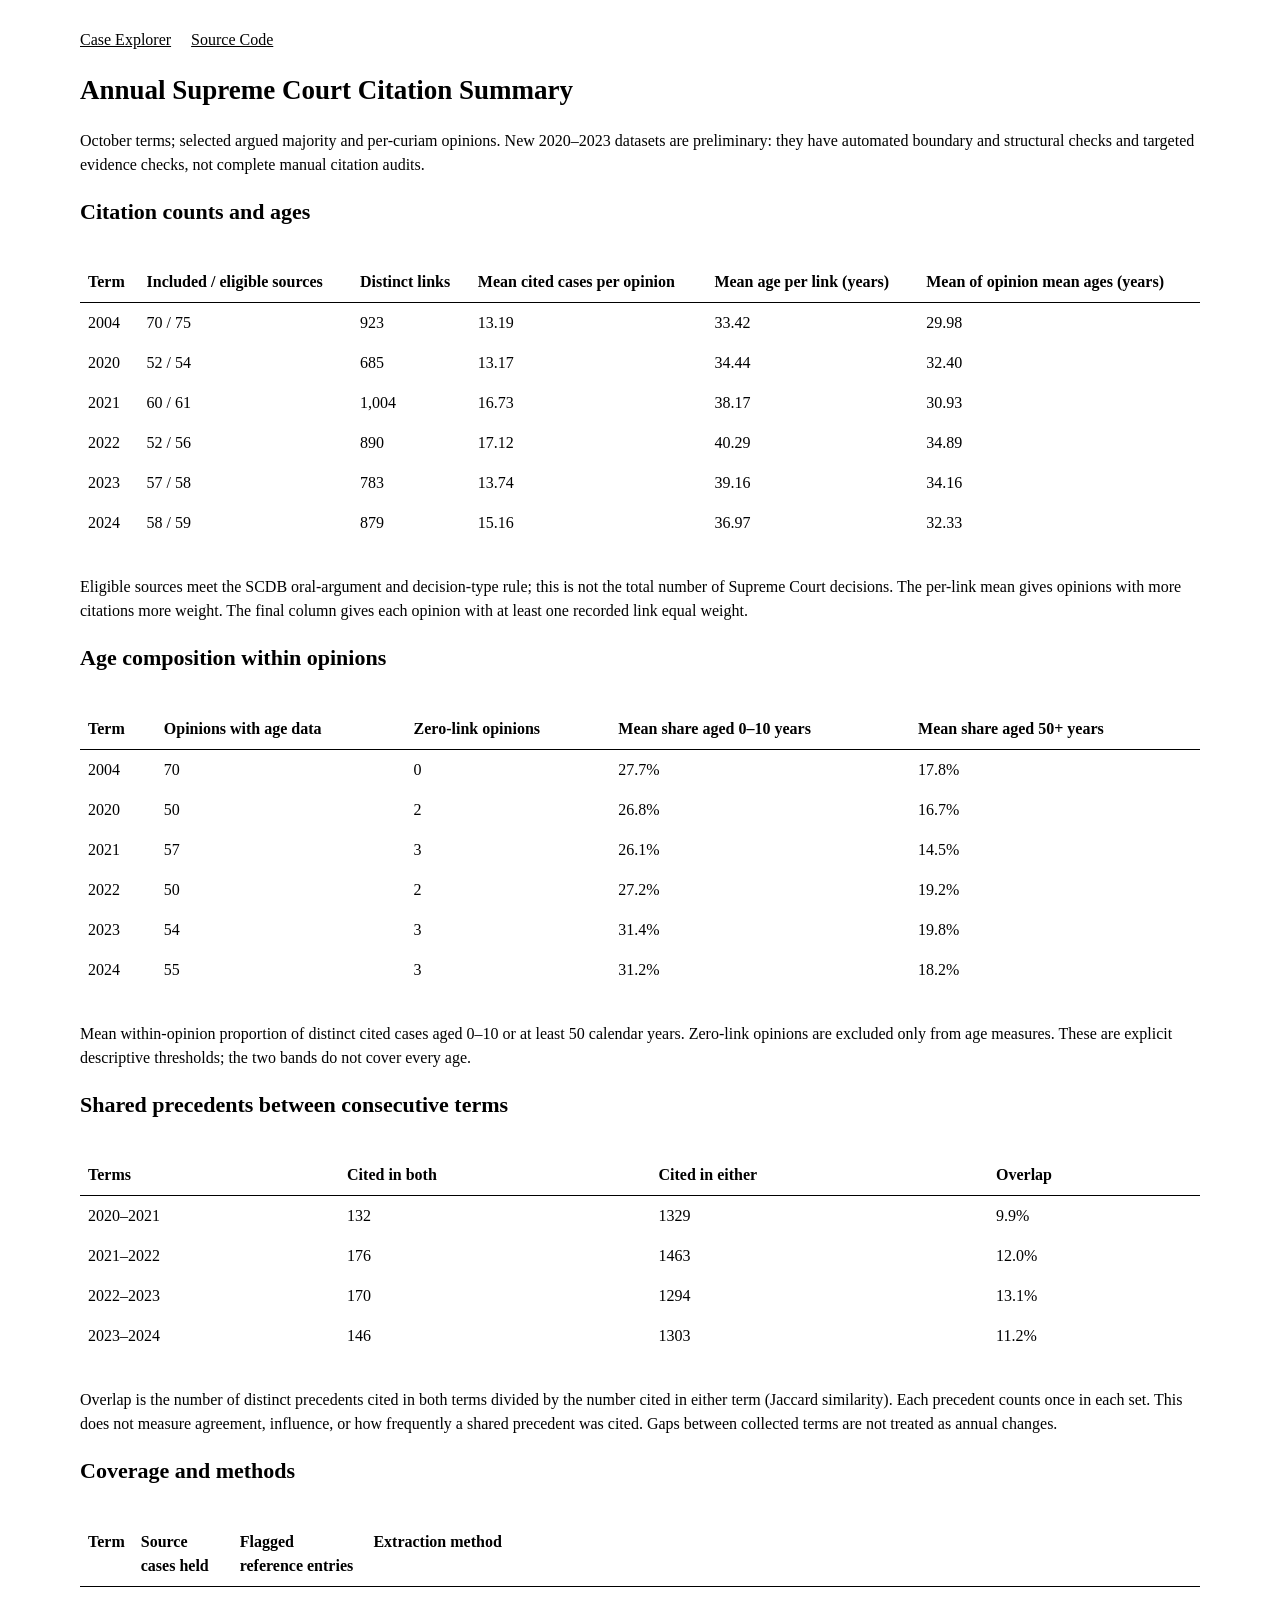
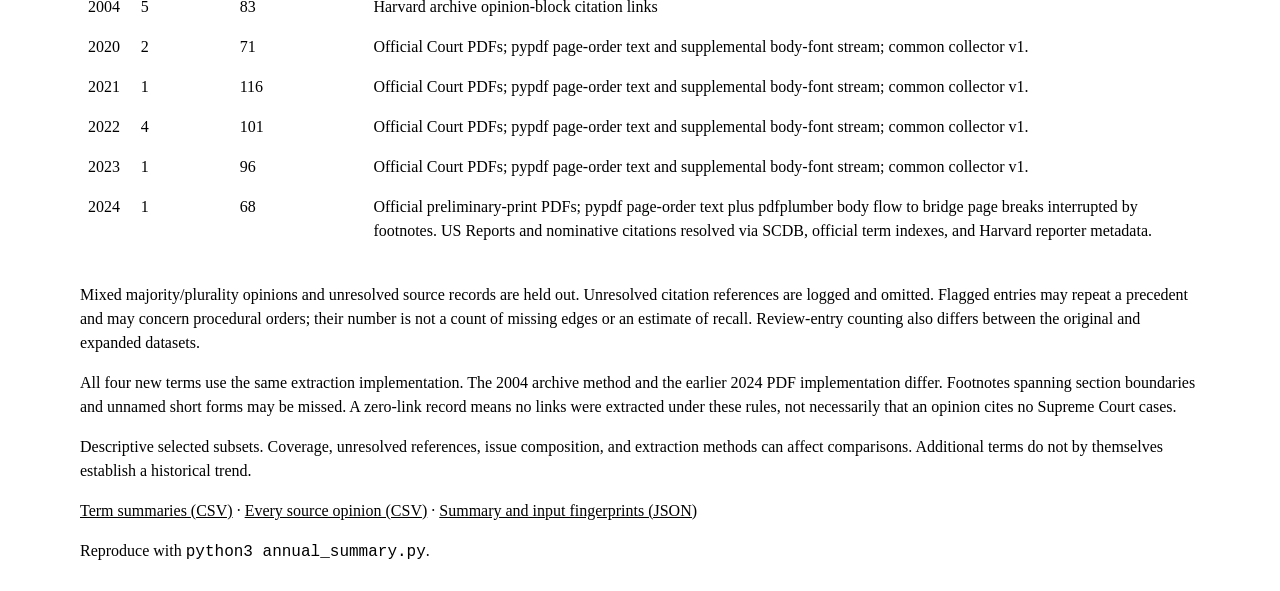
<file: reports/annual_summary.html>
<!doctype html>
<html lang="en"><head><meta charset="utf-8"><meta name="viewport" content="width=device-width,initial-scale=1">
<title>Annual Supreme Court Citation Summary</title>
<style>body{font:16px/1.5 "Times New Roman",Times,serif;color:#000;background:#fff;max-width:1120px;margin:28px auto;padding:0 18px}h1{font-size:27px}h2{font-size:22px}a{color:#000;text-decoration:underline}table{border-collapse:collapse;width:100%;margin:16px 0}th,td{text-align:left;padding:8px;vertical-align:top}thead th{border-bottom:1px solid #000}tbody th{font-weight:normal}.table{overflow:auto}nav a{margin-right:20px}</style></head>
<body><nav><a href="index.html">Case Explorer</a><a href="https://github.com/AceAndersonPersonal/scotus-citation-analysis">Source Code</a></nav>
<h1>Annual Supreme Court Citation Summary</h1>
<p>October terms; selected argued majority and per-curiam opinions. New 2020–2023 datasets are preliminary: they have automated boundary and structural checks and targeted evidence checks, not complete manual citation audits.</p>
<h2>Citation counts and ages</h2>
<div class="table"><table><thead><tr><th>Term</th><th>Included / eligible sources</th><th>Distinct links</th><th>Mean cited cases per opinion</th><th>Mean age per link (years)</th><th>Mean of opinion mean ages (years)</th></tr></thead><tbody><tr><th>2004</th><td>70 / 75</td><td>923</td><td>13.19</td><td>33.42</td><td>29.98</td></tr><tr><th>2020</th><td>52 / 54</td><td>685</td><td>13.17</td><td>34.44</td><td>32.40</td></tr><tr><th>2021</th><td>60 / 61</td><td>1,004</td><td>16.73</td><td>38.17</td><td>30.93</td></tr><tr><th>2022</th><td>52 / 56</td><td>890</td><td>17.12</td><td>40.29</td><td>34.89</td></tr><tr><th>2023</th><td>57 / 58</td><td>783</td><td>13.74</td><td>39.16</td><td>34.16</td></tr><tr><th>2024</th><td>58 / 59</td><td>879</td><td>15.16</td><td>36.97</td><td>32.33</td></tr></tbody></table></div>
<p>Eligible sources meet the SCDB oral-argument and decision-type rule; this is not the total number of Supreme Court decisions. The per-link mean gives opinions with more citations more weight. The final column gives each opinion with at least one recorded link equal weight.</p>
<h2>Age composition within opinions</h2>
<div class="table"><table><thead><tr><th>Term</th><th>Opinions with age data</th><th>Zero-link opinions</th><th>Mean share aged 0–10 years</th><th>Mean share aged 50+ years</th></tr></thead><tbody><tr><th>2004</th><td>70</td><td>0</td><td>27.7%</td><td>17.8%</td></tr><tr><th>2020</th><td>50</td><td>2</td><td>26.8%</td><td>16.7%</td></tr><tr><th>2021</th><td>57</td><td>3</td><td>26.1%</td><td>14.5%</td></tr><tr><th>2022</th><td>50</td><td>2</td><td>27.2%</td><td>19.2%</td></tr><tr><th>2023</th><td>54</td><td>3</td><td>31.4%</td><td>19.8%</td></tr><tr><th>2024</th><td>55</td><td>3</td><td>31.2%</td><td>18.2%</td></tr></tbody></table></div>
<p>Mean within-opinion proportion of distinct cited cases aged 0–10 or at least 50 calendar years. Zero-link opinions are excluded only from age measures. These are explicit descriptive thresholds; the two bands do not cover every age.</p>
<h2>Shared precedents between consecutive terms</h2>
<div class="table"><table><thead><tr><th>Terms</th><th>Cited in both</th><th>Cited in either</th><th>Overlap</th></tr></thead><tbody><tr><th>2020–2021</th><td>132</td><td>1329</td><td>9.9%</td></tr><tr><th>2021–2022</th><td>176</td><td>1463</td><td>12.0%</td></tr><tr><th>2022–2023</th><td>170</td><td>1294</td><td>13.1%</td></tr><tr><th>2023–2024</th><td>146</td><td>1303</td><td>11.2%</td></tr></tbody></table></div>
<p>Overlap is the number of distinct precedents cited in both terms divided by the number cited in either term (Jaccard similarity). Each precedent counts once in each set. This does not measure agreement, influence, or how frequently a shared precedent was cited. Gaps between collected terms are not treated as annual changes.</p>
<h2>Coverage and methods</h2>
<div class="table"><table><thead><tr><th>Term</th><th>Source cases held</th><th>Flagged reference entries</th><th>Extraction method</th></tr></thead><tbody><tr><th>2004</th><td>5</td><td>83</td><td>Harvard archive opinion-block citation links</td></tr><tr><th>2020</th><td>2</td><td>71</td><td>Official Court PDFs; pypdf page-order text and supplemental body-font stream; common collector v1.</td></tr><tr><th>2021</th><td>1</td><td>116</td><td>Official Court PDFs; pypdf page-order text and supplemental body-font stream; common collector v1.</td></tr><tr><th>2022</th><td>4</td><td>101</td><td>Official Court PDFs; pypdf page-order text and supplemental body-font stream; common collector v1.</td></tr><tr><th>2023</th><td>1</td><td>96</td><td>Official Court PDFs; pypdf page-order text and supplemental body-font stream; common collector v1.</td></tr><tr><th>2024</th><td>1</td><td>68</td><td>Official preliminary-print PDFs; pypdf page-order text plus pdfplumber body flow to bridge page breaks interrupted by footnotes. US Reports and nominative citations resolved via SCDB, official term indexes, and Harvard reporter metadata.</td></tr></tbody></table></div>
<p>Mixed majority/plurality opinions and unresolved source records are held out. Unresolved citation references are logged and omitted. Flagged entries may repeat a precedent and may concern procedural orders; their number is not a count of missing edges or an estimate of recall. Review-entry counting also differs between the original and expanded datasets.</p>
<p>All four new terms use the same extraction implementation. The 2004 archive method and the earlier 2024 PDF implementation differ. Footnotes spanning section boundaries and unnamed short forms may be missed. A zero-link record means no links were extracted under these rules, not necessarily that an opinion cites no Supreme Court cases.</p>
<p>Descriptive selected subsets. Coverage, unresolved references, issue composition, and extraction methods can affect comparisons. Additional terms do not by themselves establish a historical trend.</p>
<p><a href="annual_summary.csv">Term summaries (CSV)</a> · <a href="annual_opinion_metrics.csv">Every source opinion (CSV)</a> · <a href="annual_summary.json">Summary and input fingerprints (JSON)</a></p>
<p>Reproduce with <code>python3 annual_summary.py</code>.</p></body></html>
</file>
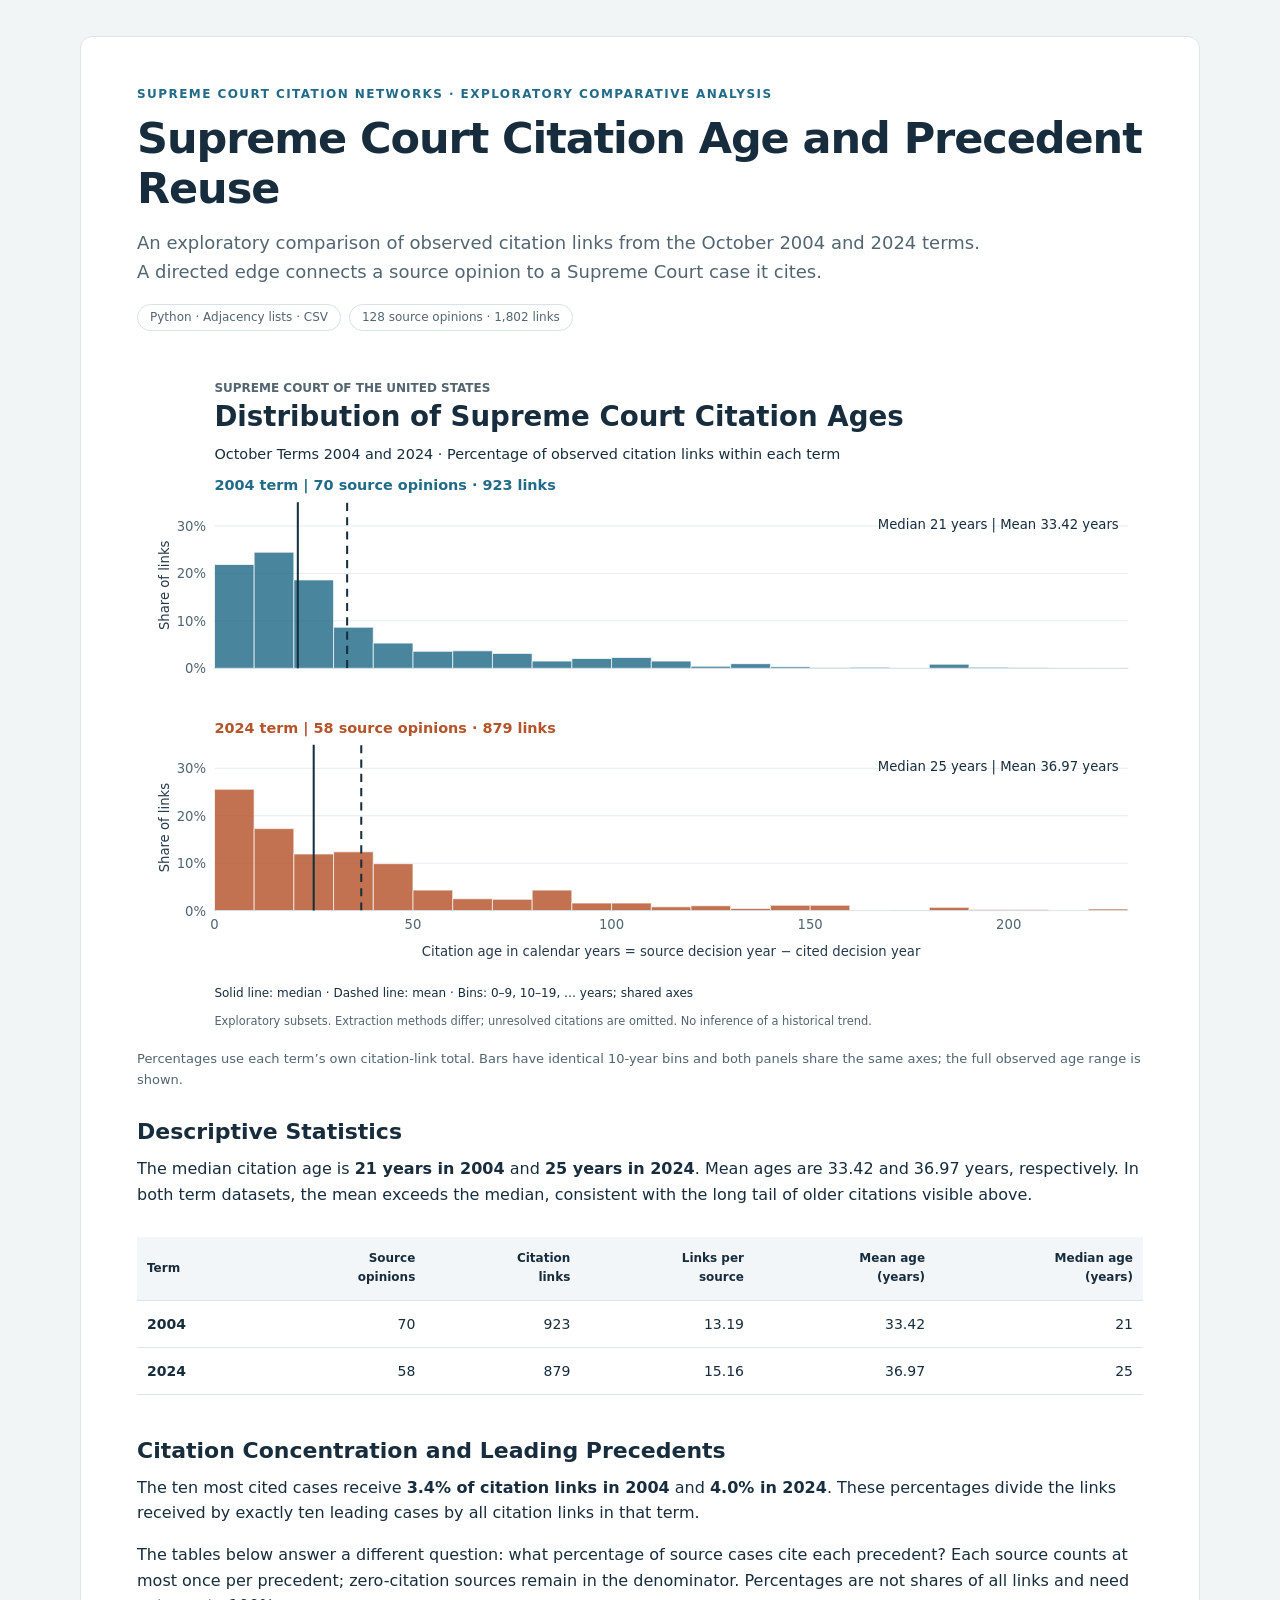
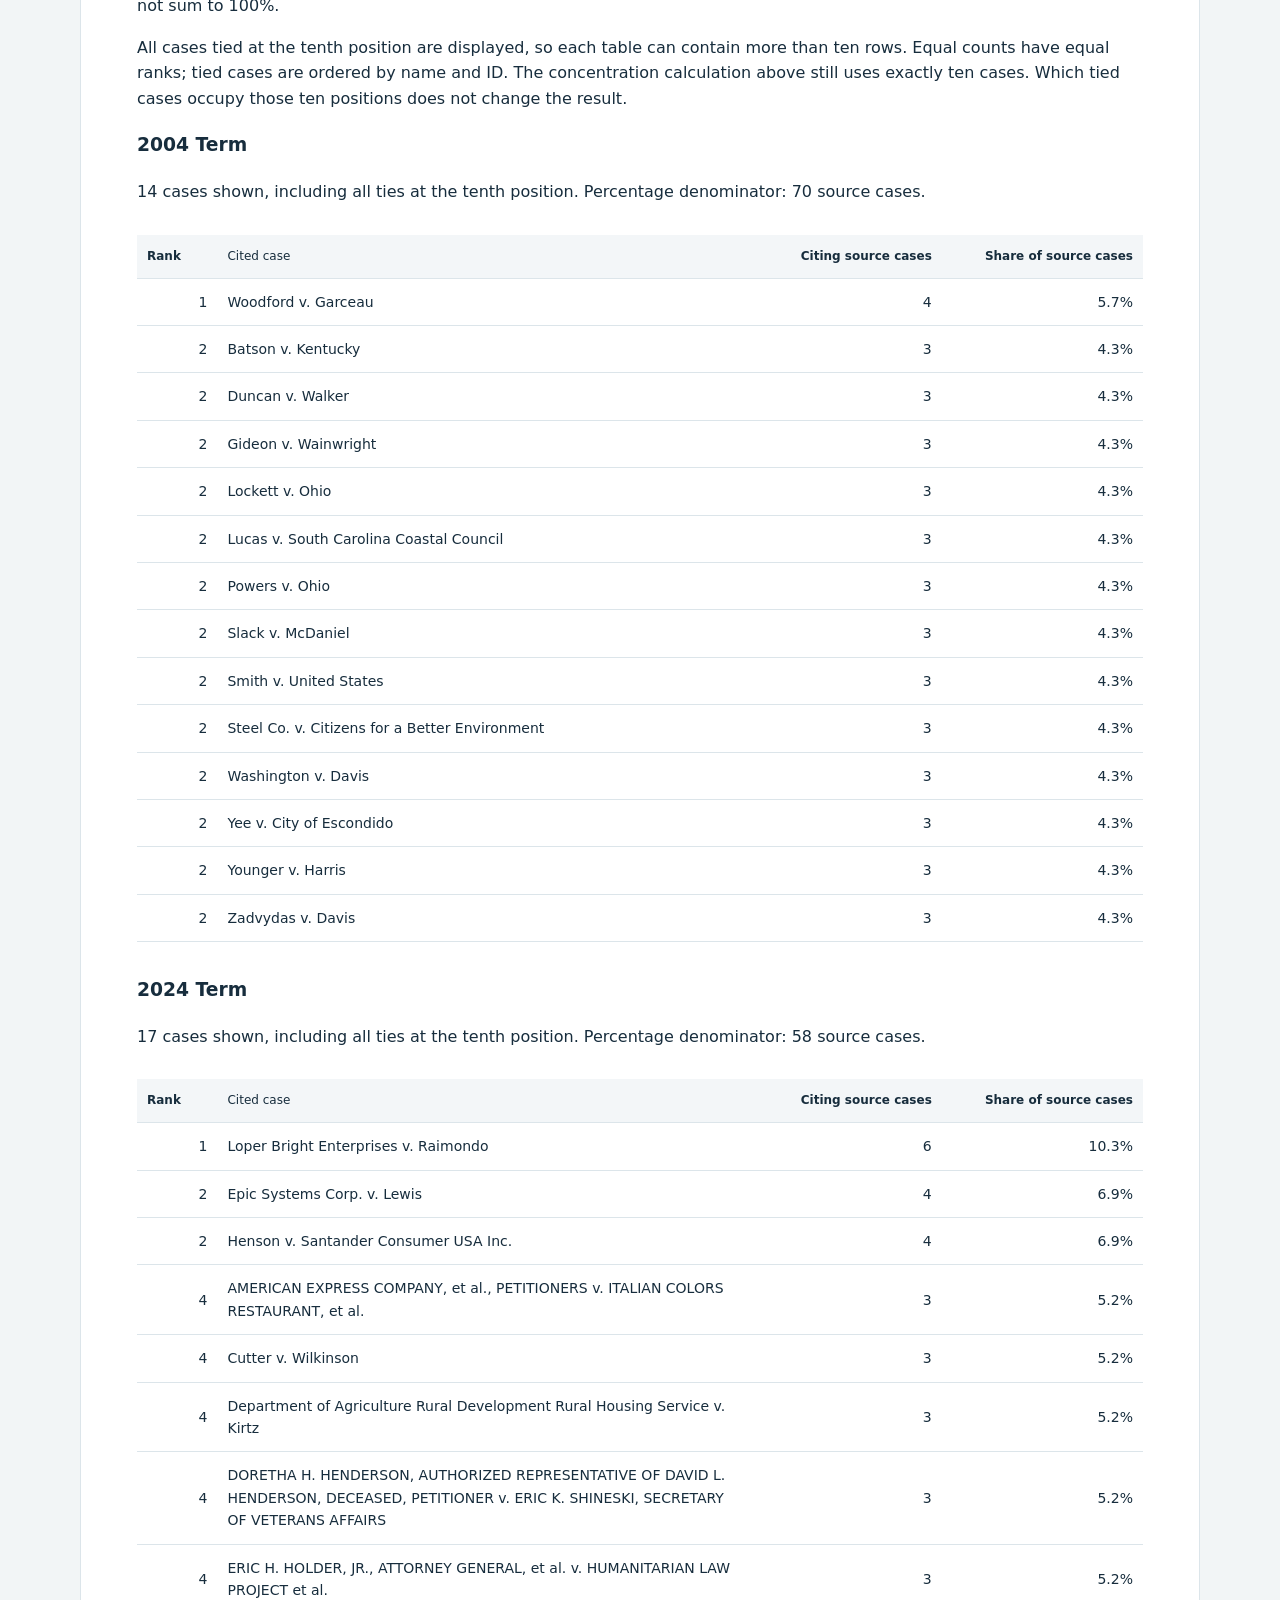
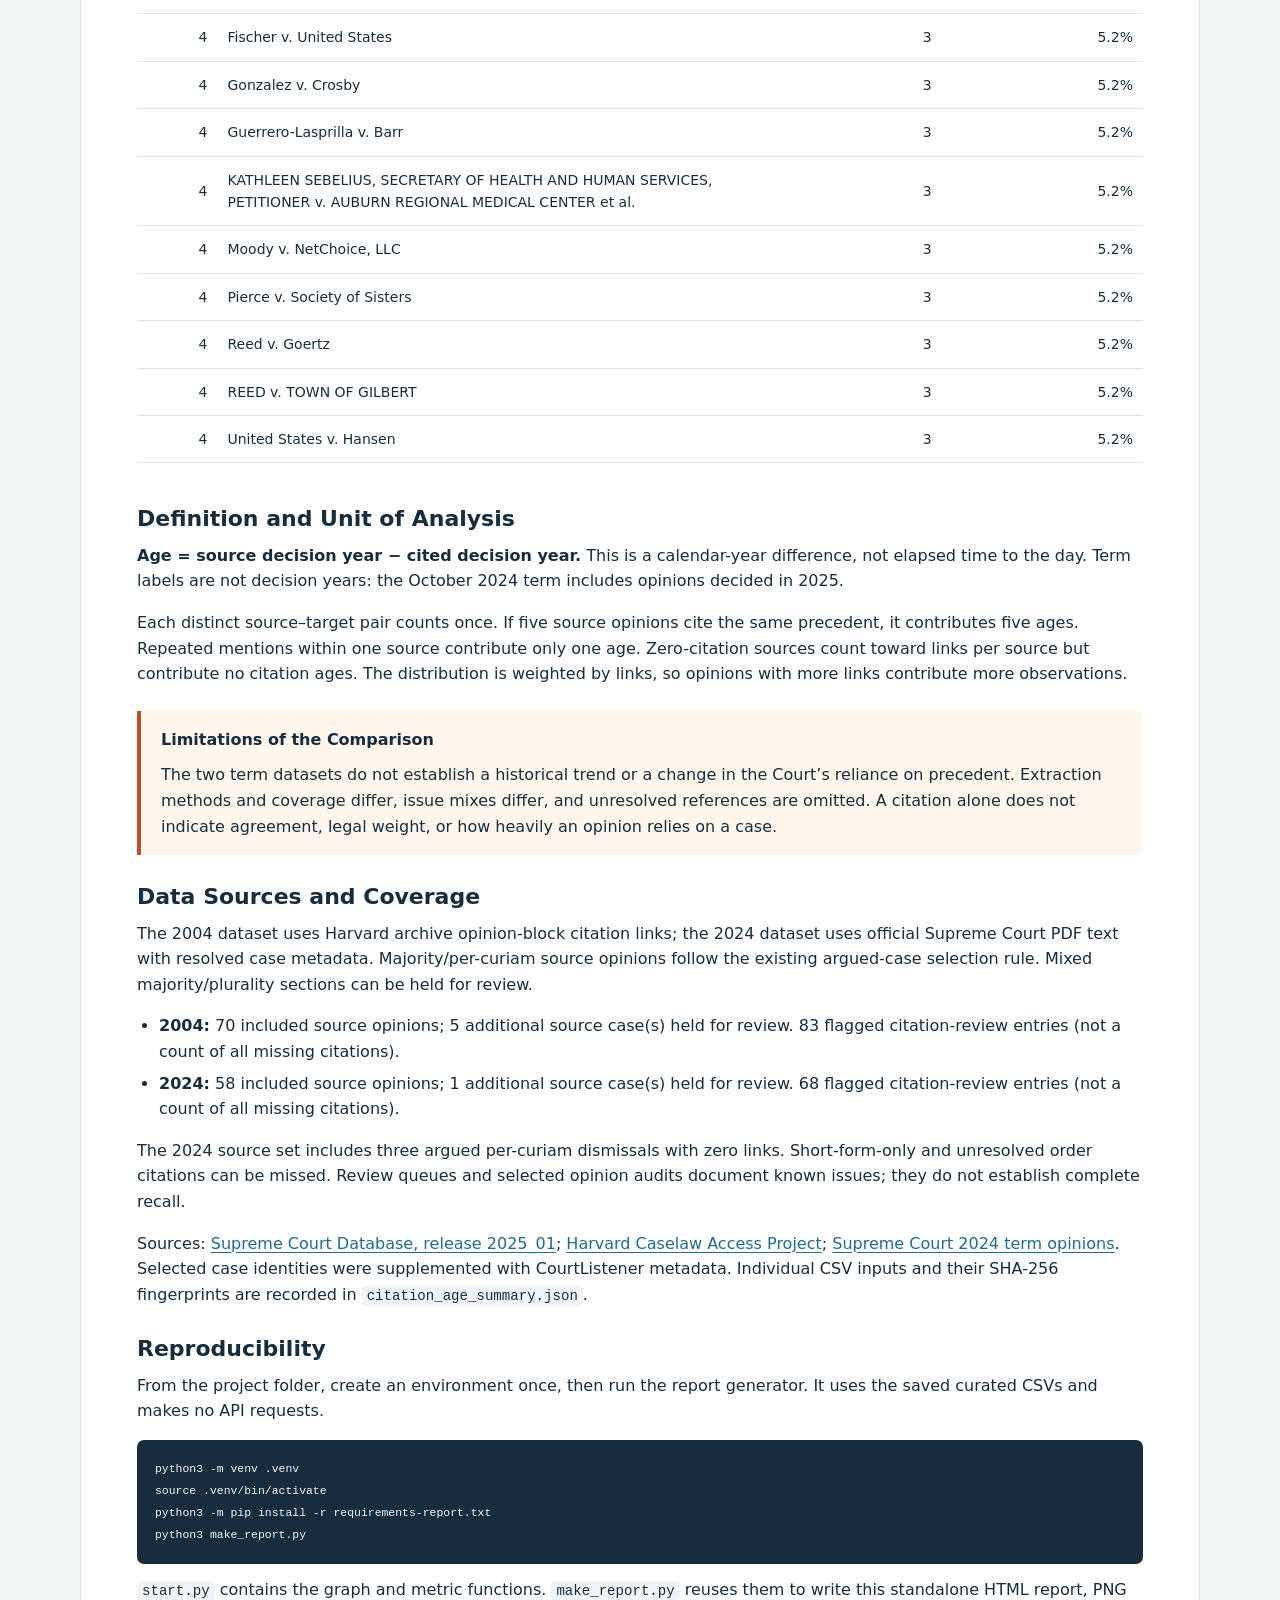
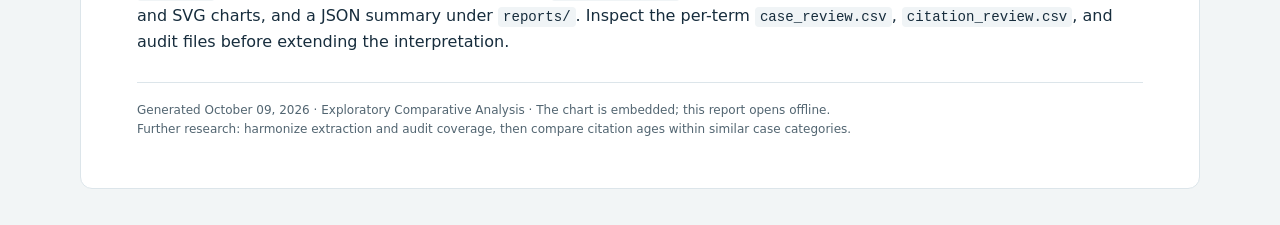
<file: reports/citation_age_report.html>
<!doctype html>
<html lang="en">
<head>
<meta charset="utf-8">
<meta name="viewport" content="width=device-width, initial-scale=1">
<title>Supreme Court Citation Age and Precedent Reuse — 2004 and 2024 Terms</title>
<style>
:root { color-scheme: light; --ink:#172d3d; --muted:#526571; --line:#dce5ea; }
* { box-sizing:border-box; }
body { margin:0; background:#f2f5f6; color:var(--ink); font:16px/1.6 system-ui,-apple-system,sans-serif; }
main { max-width:1120px; margin:36px auto; background:white; padding:48px 56px; border:1px solid var(--line); border-radius:12px; }
.eyebrow { color:#226b88; font-size:12px; font-weight:750; letter-spacing:.12em; text-transform:uppercase; }
h1 { font-size:clamp(30px,4vw,43px); line-height:1.15; margin:10px 0 16px; letter-spacing:-.025em; }
.ranking-table { table-layout:fixed; }
.ranking-table .case-name { text-align:left; overflow-wrap:anywhere; font-weight:500; }
h2 { font-size:22px; margin:28px 0 10px; line-height:1.25; }
p { margin:10px 0 16px; }
.lead { font-size:18px; max-width:850px; color:var(--muted); }
.tag { display:inline-block; border:1px solid #d7e2e8; border-radius:20px; padding:3px 12px; font-size:12px; margin-right:8px; color:var(--muted); }
figure { margin:26px -16px 12px; }
figure svg { display:block; width:100%; height:auto; }
figcaption { font-size:13px; color:var(--muted); padding:0 16px; }
.table-wrap { overflow-x:auto; }
table { width:100%; border-collapse:collapse; font-size:14px; margin:14px 0; font-variant-numeric:tabular-nums; }
th,td { padding:12px 10px; border-bottom:1px solid var(--line); text-align:right; }
th:first-child { text-align:left; }
thead th { background:#f3f6f8; font-size:12px; font-weight:650; }
.note { background:#fff7ed; border-left:4px solid #b5532b; padding:16px 20px; margin:24px 0; border-radius:0 6px 6px 0; }
.note p:last-child { margin-bottom:0; }
li { margin:6px 0; }
ul { padding-left:22px; }
code { font-size:.88em; background:#f0f4f6; padding:2px 5px; border-radius:4px; }
pre { background:#172d3d; color:#f2f6f7; padding:18px; border-radius:7px; overflow:auto; font-size:13px; line-height:1.7; }
pre code { background:none; color:inherit; padding:0; }
a { color:#226b88; text-underline-offset:3px; }
footer { margin-top:28px; padding-top:18px; border-top:1px solid var(--line); color:var(--muted); font-size:12px; }
@media (max-width:650px) { main { margin:0; padding:25px 20px; border:0; border-radius:0; } figure { margin:20px -12px; } }
@media print { body { background:white; } main { margin:0; padding:0; border:0; } figure,.note,table { break-inside:avoid; } }
</style>
</head>
<body><main>
<div class="eyebrow">Supreme Court Citation Networks · Exploratory Comparative Analysis</div>
<h1>Supreme Court Citation Age and Precedent Reuse</h1>
<p class="lead">An exploratory comparison of observed citation links from the October 2004 and 2024 terms. A directed edge connects a source opinion to a Supreme Court case it cites.</p>
<span class="tag">Python · Adjacency lists · CSV</span><span class="tag">128 source opinions · 1,802 links</span>
<figure><svg role="img" aria-label="Two histograms of citation ages with shared percentage axes. Mean and median are marked for each term." xmlns:xlink="http://www.w3.org/1999/xlink" width="864pt" height="576pt" viewBox="0 0 864 576" xmlns="http://www.w3.org/2000/svg" version="1.1">
 <metadata>
  <rdf:RDF xmlns:dc="http://purl.org/dc/elements/1.1/" xmlns:cc="http://creativecommons.org/ns#" xmlns:rdf="http://www.w3.org/1999/02/22-rdf-syntax-ns#">
   <cc:Work>
    <dc:type rdf:resource="http://purl.org/dc/dcmitype/StillImage"/>
    <dc:date>2026-10-09T16:33:49.176627</dc:date>
    <dc:format>image/svg+xml</dc:format>
    <dc:creator>
     <cc:Agent>
      <dc:title>Matplotlib v3.9.4, https://matplotlib.org/</dc:title>
     </cc:Agent>
    </dc:creator>
   </cc:Work>
  </rdf:RDF>
 </metadata>
 <defs>
  <style type="text/css">*{stroke-linejoin: round; stroke-linecap: butt}</style>
 </defs>
 <g id="figure_1">
  <g id="patch_1">
   <path d="M 0 576 
L 864 576 
L 864 0 
L 0 0 
z
" style="fill: #ffffff"/>
  </g>
  <g id="axes_1">
   <g id="patch_2">
    <path d="M 77.76 259.106341 
L 838.08 259.106341 
L 838.08 120.96 
L 77.76 120.96 
z
" style="fill: #ffffff"/>
   </g>
   <g id="matplotlib.axis_1">
    <g id="xtick_1">
     <g id="line2d_1"/>
    </g>
    <g id="xtick_2">
     <g id="line2d_2"/>
    </g>
    <g id="xtick_3">
     <g id="line2d_3"/>
    </g>
    <g id="xtick_4">
     <g id="line2d_4"/>
    </g>
    <g id="xtick_5">
     <g id="line2d_5"/>
    </g>
   </g>
   <g id="matplotlib.axis_2">
    <g id="ytick_1">
     <g id="line2d_6">
      <path d="M 77.76 259.106341 
L 838.08 259.106341 
" clip-path="url(#p0d2f065d9f)" style="fill: none; stroke: #e5ebee; stroke-width: 0.8; stroke-linecap: square"/>
     </g>
     <g id="line2d_7"/>
     <g id="text_1">
      <text style="fill: #526571; font: 11px 'DejaVu Sans'; text-anchor: end" x="70.76" y="263.285482" transform="rotate(-0 70.76 263.285482)">0%</text>
     </g>
    </g>
    <g id="ytick_2">
     <g id="line2d_8">
      <path d="M 77.76 219.635958 
L 838.08 219.635958 
" clip-path="url(#p0d2f065d9f)" style="fill: none; stroke: #e5ebee; stroke-width: 0.8; stroke-linecap: square"/>
     </g>
     <g id="line2d_9"/>
     <g id="text_2">
      <text style="fill: #526571; font: 11px 'DejaVu Sans'; text-anchor: end" x="70.76" y="223.815099" transform="rotate(-0 70.76 223.815099)">10%</text>
     </g>
    </g>
    <g id="ytick_3">
     <g id="line2d_10">
      <path d="M 77.76 180.165575 
L 838.08 180.165575 
" clip-path="url(#p0d2f065d9f)" style="fill: none; stroke: #e5ebee; stroke-width: 0.8; stroke-linecap: square"/>
     </g>
     <g id="line2d_11"/>
     <g id="text_3">
      <text style="fill: #526571; font: 11px 'DejaVu Sans'; text-anchor: end" x="70.76" y="184.344716" transform="rotate(-0 70.76 184.344716)">20%</text>
     </g>
    </g>
    <g id="ytick_4">
     <g id="line2d_12">
      <path d="M 77.76 140.695192 
L 838.08 140.695192 
" clip-path="url(#p0d2f065d9f)" style="fill: none; stroke: #e5ebee; stroke-width: 0.8; stroke-linecap: square"/>
     </g>
     <g id="line2d_13"/>
     <g id="text_4">
      <text style="fill: #526571; font: 11px 'DejaVu Sans'; text-anchor: end" x="70.76" y="144.874332" transform="rotate(-0 70.76 144.874332)">30%</text>
     </g>
    </g>
    <g id="text_5">
     <text style="fill: #25394b; font: 11px 'DejaVu Sans'; text-anchor: middle" x="40.023125" y="190.033171" transform="rotate(-90 40.023125 190.033171)">Share of links</text>
    </g>
   </g>
   <g id="patch_3">
    <path d="M 77.76 259.106341 
L 838.08 259.106341 
" style="fill: none; stroke: #ccd7de; stroke-width: 0.8; stroke-linejoin: miter; stroke-linecap: square"/>
   </g>
   <g id="patch_4">
    <path d="M 77.76 259.106341 
L 110.817391 259.106341 
L 110.817391 172.724788 
L 77.76 172.724788 
z
" clip-path="url(#p0d2f065d9f)" style="fill: #226b88; opacity: 0.82; stroke: #ffffff; stroke-width: 0.6; stroke-linejoin: miter"/>
   </g>
   <g id="patch_5">
    <path d="M 110.817391 259.106341 
L 143.874783 259.106341 
L 143.874783 162.461633 
L 110.817391 162.461633 
z
" clip-path="url(#p0d2f065d9f)" style="fill: #226b88; opacity: 0.82; stroke: #ffffff; stroke-width: 0.6; stroke-linejoin: miter"/>
   </g>
   <g id="patch_6">
    <path d="M 143.874783 259.106341 
L 176.932174 259.106341 
L 176.932174 185.553731 
L 143.874783 185.553731 
z
" clip-path="url(#p0d2f065d9f)" style="fill: #226b88; opacity: 0.82; stroke: #ffffff; stroke-width: 0.6; stroke-linejoin: miter"/>
   </g>
   <g id="patch_7">
    <path d="M 176.932174 259.106341 
L 209.989565 259.106341 
L 209.989565 224.895825 
L 176.932174 224.895825 
z
" clip-path="url(#p0d2f065d9f)" style="fill: #226b88; opacity: 0.82; stroke: #ffffff; stroke-width: 0.6; stroke-linejoin: miter"/>
   </g>
   <g id="patch_8">
    <path d="M 209.989565 259.106341 
L 243.046957 259.106341 
L 243.046957 238.1524 
L 209.989565 238.1524 
z
" clip-path="url(#p0d2f065d9f)" style="fill: #226b88; opacity: 0.82; stroke: #ffffff; stroke-width: 0.6; stroke-linejoin: miter"/>
   </g>
   <g id="patch_9">
    <path d="M 243.046957 259.106341 
L 276.104348 259.106341 
L 276.104348 244.994503 
L 243.046957 244.994503 
z
" clip-path="url(#p0d2f065d9f)" style="fill: #226b88; opacity: 0.82; stroke: #ffffff; stroke-width: 0.6; stroke-linejoin: miter"/>
   </g>
   <g id="patch_10">
    <path d="M 276.104348 259.106341 
L 309.161739 259.106341 
L 309.161739 244.566872 
L 276.104348 244.566872 
z
" clip-path="url(#p0d2f065d9f)" style="fill: #226b88; opacity: 0.82; stroke: #ffffff; stroke-width: 0.6; stroke-linejoin: miter"/>
   </g>
   <g id="patch_11">
    <path d="M 309.161739 259.106341 
L 342.21913 259.106341 
L 342.21913 246.705029 
L 309.161739 246.705029 
z
" clip-path="url(#p0d2f065d9f)" style="fill: #226b88; opacity: 0.82; stroke: #ffffff; stroke-width: 0.6; stroke-linejoin: miter"/>
   </g>
   <g id="patch_12">
    <path d="M 342.21913 259.106341 
L 375.276522 259.106341 
L 375.276522 253.119501 
L 342.21913 253.119501 
z
" clip-path="url(#p0d2f065d9f)" style="fill: #226b88; opacity: 0.82; stroke: #ffffff; stroke-width: 0.6; stroke-linejoin: miter"/>
   </g>
   <g id="patch_13">
    <path d="M 375.276522 259.106341 
L 408.333913 259.106341 
L 408.333913 250.981344 
L 375.276522 250.981344 
z
" clip-path="url(#p0d2f065d9f)" style="fill: #226b88; opacity: 0.82; stroke: #ffffff; stroke-width: 0.6; stroke-linejoin: miter"/>
   </g>
   <g id="patch_14">
    <path d="M 408.333913 259.106341 
L 441.391304 259.106341 
L 441.391304 250.126081 
L 408.333913 250.126081 
z
" clip-path="url(#p0d2f065d9f)" style="fill: #226b88; opacity: 0.82; stroke: #ffffff; stroke-width: 0.6; stroke-linejoin: miter"/>
   </g>
   <g id="patch_15">
    <path d="M 441.391304 259.106341 
L 474.448696 259.106341 
L 474.448696 253.119501 
L 441.391304 253.119501 
z
" clip-path="url(#p0d2f065d9f)" style="fill: #226b88; opacity: 0.82; stroke: #ffffff; stroke-width: 0.6; stroke-linejoin: miter"/>
   </g>
   <g id="patch_16">
    <path d="M 474.448696 259.106341 
L 507.506087 259.106341 
L 507.506087 257.395816 
L 474.448696 257.395816 
z
" clip-path="url(#p0d2f065d9f)" style="fill: #226b88; opacity: 0.82; stroke: #ffffff; stroke-width: 0.6; stroke-linejoin: miter"/>
   </g>
   <g id="patch_17">
    <path d="M 507.506087 259.106341 
L 540.563478 259.106341 
L 540.563478 255.257658 
L 507.506087 255.257658 
z
" clip-path="url(#p0d2f065d9f)" style="fill: #226b88; opacity: 0.82; stroke: #ffffff; stroke-width: 0.6; stroke-linejoin: miter"/>
   </g>
   <g id="patch_18">
    <path d="M 540.563478 259.106341 
L 573.62087 259.106341 
L 573.62087 257.823447 
L 540.563478 257.823447 
z
" clip-path="url(#p0d2f065d9f)" style="fill: #226b88; opacity: 0.82; stroke: #ffffff; stroke-width: 0.6; stroke-linejoin: miter"/>
   </g>
   <g id="patch_19">
    <path d="M 573.62087 259.106341 
L 606.678261 259.106341 
L 606.678261 258.67871 
L 573.62087 258.67871 
z
" clip-path="url(#p0d2f065d9f)" style="fill: #226b88; opacity: 0.82; stroke: #ffffff; stroke-width: 0.6; stroke-linejoin: miter"/>
   </g>
   <g id="patch_20">
    <path d="M 606.678261 259.106341 
L 639.735652 259.106341 
L 639.735652 258.251079 
L 606.678261 258.251079 
z
" clip-path="url(#p0d2f065d9f)" style="fill: #226b88; opacity: 0.82; stroke: #ffffff; stroke-width: 0.6; stroke-linejoin: miter"/>
   </g>
   <g id="patch_21">
    <path d="M 639.735652 259.106341 
L 672.793043 259.106341 
L 672.793043 259.106341 
L 639.735652 259.106341 
z
" clip-path="url(#p0d2f065d9f)" style="fill: #226b88; opacity: 0.82; stroke: #ffffff; stroke-width: 0.6; stroke-linejoin: miter"/>
   </g>
   <g id="patch_22">
    <path d="M 672.793043 259.106341 
L 705.850435 259.106341 
L 705.850435 255.68529 
L 672.793043 255.68529 
z
" clip-path="url(#p0d2f065d9f)" style="fill: #226b88; opacity: 0.82; stroke: #ffffff; stroke-width: 0.6; stroke-linejoin: miter"/>
   </g>
   <g id="patch_23">
    <path d="M 705.850435 259.106341 
L 738.907826 259.106341 
L 738.907826 258.251079 
L 705.850435 258.251079 
z
" clip-path="url(#p0d2f065d9f)" style="fill: #226b88; opacity: 0.82; stroke: #ffffff; stroke-width: 0.6; stroke-linejoin: miter"/>
   </g>
   <g id="patch_24">
    <path d="M 738.907826 259.106341 
L 771.965217 259.106341 
L 771.965217 258.67871 
L 738.907826 258.67871 
z
" clip-path="url(#p0d2f065d9f)" style="fill: #226b88; opacity: 0.82; stroke: #ffffff; stroke-width: 0.6; stroke-linejoin: miter"/>
   </g>
   <g id="patch_25">
    <path d="M 771.965217 259.106341 
L 805.022609 259.106341 
L 805.022609 259.106341 
L 771.965217 259.106341 
z
" clip-path="url(#p0d2f065d9f)" style="fill: #226b88; opacity: 0.82; stroke: #ffffff; stroke-width: 0.6; stroke-linejoin: miter"/>
   </g>
   <g id="patch_26">
    <path d="M 805.022609 259.106341 
L 838.08 259.106341 
L 838.08 259.106341 
L 805.022609 259.106341 
z
" clip-path="url(#p0d2f065d9f)" style="fill: #226b88; opacity: 0.82; stroke: #ffffff; stroke-width: 0.6; stroke-linejoin: miter"/>
   </g>
   <g id="text_6">
    <text style="fill: #172d3d; font: 11px 'DejaVu Sans'; text-anchor: end" x="830.4768" y="143.18104" transform="rotate(-0 830.4768 143.18104)">Median 21 years  |  Mean 33.42 years</text>
   </g>
   <g id="text_7">
    <text style="fill: #226b88; font: 700 12px 'DejaVu Sans'; text-anchor: start" x="77.76" y="110.96" transform="rotate(-0 77.76 110.96)">2004 term  |  70 source opinions  ·  923 links</text>
   </g>
   <g id="line2d_14">
    <path d="M 147.180522 259.106341 
L 147.180522 120.96 
" clip-path="url(#p0d2f065d9f)" style="fill: none; stroke: #162e3e; stroke-width: 1.7; stroke-linecap: square"/>
   </g>
   <g id="line2d_15">
    <path d="M 188.228275 259.106341 
L 188.228275 120.96 
" clip-path="url(#p0d2f065d9f)" style="fill: none; stroke-dasharray: 6.8,5.1; stroke-dashoffset: 0; stroke: #162e3e; stroke-width: 1.7"/>
   </g>
  </g>
  <g id="axes_2">
   <g id="patch_27">
    <path d="M 77.76 460.8 
L 838.08 460.8 
L 838.08 322.653659 
L 77.76 322.653659 
z
" style="fill: #ffffff"/>
   </g>
   <g id="matplotlib.axis_3">
    <g id="xtick_6">
     <g id="line2d_16"/>
     <g id="text_8">
      <text style="fill: #526571; font: 11px 'DejaVu Sans'; text-anchor: middle" x="77.76" y="476.158281" transform="rotate(-0 77.76 476.158281)">0</text>
     </g>
    </g>
    <g id="xtick_7">
     <g id="line2d_17"/>
     <g id="text_9">
      <text style="fill: #526571; font: 11px 'DejaVu Sans'; text-anchor: middle" x="243.046957" y="476.158281" transform="rotate(-0 243.046957 476.158281)">50</text>
     </g>
    </g>
    <g id="xtick_8">
     <g id="line2d_18"/>
     <g id="text_10">
      <text style="fill: #526571; font: 11px 'DejaVu Sans'; text-anchor: middle" x="408.333913" y="476.158281" transform="rotate(-0 408.333913 476.158281)">100</text>
     </g>
    </g>
    <g id="xtick_9">
     <g id="line2d_19"/>
     <g id="text_11">
      <text style="fill: #526571; font: 11px 'DejaVu Sans'; text-anchor: middle" x="573.62087" y="476.158281" transform="rotate(-0 573.62087 476.158281)">150</text>
     </g>
    </g>
    <g id="xtick_10">
     <g id="line2d_20"/>
     <g id="text_12">
      <text style="fill: #526571; font: 11px 'DejaVu Sans'; text-anchor: middle" x="738.907826" y="476.158281" transform="rotate(-0 738.907826 476.158281)">200</text>
     </g>
    </g>
    <g id="text_13">
     <text style="fill: #25394b; font: 11px 'DejaVu Sans'; text-anchor: middle" x="457.92" y="498.804219" transform="rotate(-0 457.92 498.804219)">Citation age in calendar years  =  source decision year − cited decision year</text>
    </g>
   </g>
   <g id="matplotlib.axis_4">
    <g id="ytick_5">
     <g id="line2d_21">
      <path d="M 77.76 460.8 
L 838.08 460.8 
" clip-path="url(#p1f875efd3d)" style="fill: none; stroke: #e5ebee; stroke-width: 0.8; stroke-linecap: square"/>
     </g>
     <g id="line2d_22"/>
     <g id="text_14">
      <text style="fill: #526571; font: 11px 'DejaVu Sans'; text-anchor: end" x="70.76" y="464.979141" transform="rotate(-0 70.76 464.979141)">0%</text>
     </g>
    </g>
    <g id="ytick_6">
     <g id="line2d_23">
      <path d="M 77.76 421.329617 
L 838.08 421.329617 
" clip-path="url(#p1f875efd3d)" style="fill: none; stroke: #e5ebee; stroke-width: 0.8; stroke-linecap: square"/>
     </g>
     <g id="line2d_24"/>
     <g id="text_15">
      <text style="fill: #526571; font: 11px 'DejaVu Sans'; text-anchor: end" x="70.76" y="425.508757" transform="rotate(-0 70.76 425.508757)">10%</text>
     </g>
    </g>
    <g id="ytick_7">
     <g id="line2d_25">
      <path d="M 77.76 381.859233 
L 838.08 381.859233 
" clip-path="url(#p1f875efd3d)" style="fill: none; stroke: #e5ebee; stroke-width: 0.8; stroke-linecap: square"/>
     </g>
     <g id="line2d_26"/>
     <g id="text_16">
      <text style="fill: #526571; font: 11px 'DejaVu Sans'; text-anchor: end" x="70.76" y="386.038374" transform="rotate(-0 70.76 386.038374)">20%</text>
     </g>
    </g>
    <g id="ytick_8">
     <g id="line2d_27">
      <path d="M 77.76 342.38885 
L 838.08 342.38885 
" clip-path="url(#p1f875efd3d)" style="fill: none; stroke: #e5ebee; stroke-width: 0.8; stroke-linecap: square"/>
     </g>
     <g id="line2d_28"/>
     <g id="text_17">
      <text style="fill: #526571; font: 11px 'DejaVu Sans'; text-anchor: end" x="70.76" y="346.567991" transform="rotate(-0 70.76 346.567991)">30%</text>
     </g>
    </g>
    <g id="text_18">
     <text style="fill: #25394b; font: 11px 'DejaVu Sans'; text-anchor: middle" x="40.023125" y="391.726829" transform="rotate(-90 40.023125 391.726829)">Share of links</text>
    </g>
   </g>
   <g id="patch_28">
    <path d="M 77.76 460.8 
L 838.08 460.8 
" style="fill: none; stroke: #ccd7de; stroke-width: 0.8; stroke-linejoin: miter; stroke-linecap: square"/>
   </g>
   <g id="patch_29">
    <path d="M 77.76 460.8 
L 110.817391 460.8 
L 110.817391 359.766596 
L 77.76 359.766596 
z
" clip-path="url(#p1f875efd3d)" style="fill: #b5532b; opacity: 0.82; stroke: #ffffff; stroke-width: 0.6; stroke-linejoin: miter"/>
   </g>
   <g id="patch_30">
    <path d="M 110.817391 460.8 
L 143.874783 460.8 
L 143.874783 392.546322 
L 110.817391 392.546322 
z
" clip-path="url(#p1f875efd3d)" style="fill: #b5532b; opacity: 0.82; stroke: #ffffff; stroke-width: 0.6; stroke-linejoin: miter"/>
   </g>
   <g id="patch_31">
    <path d="M 143.874783 460.8 
L 176.932174 460.8 
L 176.932174 413.651078 
L 143.874783 413.651078 
z
" clip-path="url(#p1f875efd3d)" style="fill: #b5532b; opacity: 0.82; stroke: #ffffff; stroke-width: 0.6; stroke-linejoin: miter"/>
   </g>
   <g id="patch_32">
    <path d="M 176.932174 460.8 
L 209.989565 460.8 
L 209.989565 411.854929 
L 176.932174 411.854929 
z
" clip-path="url(#p1f875efd3d)" style="fill: #b5532b; opacity: 0.82; stroke: #ffffff; stroke-width: 0.6; stroke-linejoin: miter"/>
   </g>
   <g id="patch_33">
    <path d="M 209.989565 460.8 
L 243.046957 460.8 
L 243.046957 421.73375 
L 209.989565 421.73375 
z
" clip-path="url(#p1f875efd3d)" style="fill: #b5532b; opacity: 0.82; stroke: #ffffff; stroke-width: 0.6; stroke-linejoin: miter"/>
   </g>
   <g id="patch_34">
    <path d="M 243.046957 460.8 
L 276.104348 460.8 
L 276.104348 443.736581 
L 243.046957 443.736581 
z
" clip-path="url(#p1f875efd3d)" style="fill: #b5532b; opacity: 0.82; stroke: #ffffff; stroke-width: 0.6; stroke-linejoin: miter"/>
   </g>
   <g id="patch_35">
    <path d="M 276.104348 460.8 
L 309.161739 460.8 
L 309.161739 450.921178 
L 276.104348 450.921178 
z
" clip-path="url(#p1f875efd3d)" style="fill: #b5532b; opacity: 0.82; stroke: #ffffff; stroke-width: 0.6; stroke-linejoin: miter"/>
   </g>
   <g id="patch_36">
    <path d="M 309.161739 460.8 
L 342.21913 460.8 
L 342.21913 451.370216 
L 309.161739 451.370216 
z
" clip-path="url(#p1f875efd3d)" style="fill: #b5532b; opacity: 0.82; stroke: #ffffff; stroke-width: 0.6; stroke-linejoin: miter"/>
   </g>
   <g id="patch_37">
    <path d="M 342.21913 460.8 
L 375.276522 460.8 
L 375.276522 443.736581 
L 342.21913 443.736581 
z
" clip-path="url(#p1f875efd3d)" style="fill: #b5532b; opacity: 0.82; stroke: #ffffff; stroke-width: 0.6; stroke-linejoin: miter"/>
   </g>
   <g id="patch_38">
    <path d="M 375.276522 460.8 
L 408.333913 460.8 
L 408.333913 454.513477 
L 375.276522 454.513477 
z
" clip-path="url(#p1f875efd3d)" style="fill: #b5532b; opacity: 0.82; stroke: #ffffff; stroke-width: 0.6; stroke-linejoin: miter"/>
   </g>
   <g id="patch_39">
    <path d="M 408.333913 460.8 
L 441.391304 460.8 
L 441.391304 454.513477 
L 408.333913 454.513477 
z
" clip-path="url(#p1f875efd3d)" style="fill: #b5532b; opacity: 0.82; stroke: #ffffff; stroke-width: 0.6; stroke-linejoin: miter"/>
   </g>
   <g id="patch_40">
    <path d="M 441.391304 460.8 
L 474.448696 460.8 
L 474.448696 457.656739 
L 441.391304 457.656739 
z
" clip-path="url(#p1f875efd3d)" style="fill: #b5532b; opacity: 0.82; stroke: #ffffff; stroke-width: 0.6; stroke-linejoin: miter"/>
   </g>
   <g id="patch_41">
    <path d="M 474.448696 460.8 
L 507.506087 460.8 
L 507.506087 456.758664 
L 474.448696 456.758664 
z
" clip-path="url(#p1f875efd3d)" style="fill: #b5532b; opacity: 0.82; stroke: #ffffff; stroke-width: 0.6; stroke-linejoin: miter"/>
   </g>
   <g id="patch_42">
    <path d="M 507.506087 460.8 
L 540.563478 460.8 
L 540.563478 459.003851 
L 507.506087 459.003851 
z
" clip-path="url(#p1f875efd3d)" style="fill: #b5532b; opacity: 0.82; stroke: #ffffff; stroke-width: 0.6; stroke-linejoin: miter"/>
   </g>
   <g id="patch_43">
    <path d="M 540.563478 460.8 
L 573.62087 460.8 
L 573.62087 456.309626 
L 540.563478 456.309626 
z
" clip-path="url(#p1f875efd3d)" style="fill: #b5532b; opacity: 0.82; stroke: #ffffff; stroke-width: 0.6; stroke-linejoin: miter"/>
   </g>
   <g id="patch_44">
    <path d="M 573.62087 460.8 
L 606.678261 460.8 
L 606.678261 456.309626 
L 573.62087 456.309626 
z
" clip-path="url(#p1f875efd3d)" style="fill: #b5532b; opacity: 0.82; stroke: #ffffff; stroke-width: 0.6; stroke-linejoin: miter"/>
   </g>
   <g id="patch_45">
    <path d="M 606.678261 460.8 
L 639.735652 460.8 
L 639.735652 460.8 
L 606.678261 460.8 
z
" clip-path="url(#p1f875efd3d)" style="fill: #b5532b; opacity: 0.82; stroke: #ffffff; stroke-width: 0.6; stroke-linejoin: miter"/>
   </g>
   <g id="patch_46">
    <path d="M 639.735652 460.8 
L 672.793043 460.8 
L 672.793043 460.350963 
L 639.735652 460.350963 
z
" clip-path="url(#p1f875efd3d)" style="fill: #b5532b; opacity: 0.82; stroke: #ffffff; stroke-width: 0.6; stroke-linejoin: miter"/>
   </g>
   <g id="patch_47">
    <path d="M 672.793043 460.8 
L 705.850435 460.8 
L 705.850435 458.105776 
L 672.793043 458.105776 
z
" clip-path="url(#p1f875efd3d)" style="fill: #b5532b; opacity: 0.82; stroke: #ffffff; stroke-width: 0.6; stroke-linejoin: miter"/>
   </g>
   <g id="patch_48">
    <path d="M 705.850435 460.8 
L 738.907826 460.8 
L 738.907826 459.901925 
L 705.850435 459.901925 
z
" clip-path="url(#p1f875efd3d)" style="fill: #b5532b; opacity: 0.82; stroke: #ffffff; stroke-width: 0.6; stroke-linejoin: miter"/>
   </g>
   <g id="patch_49">
    <path d="M 738.907826 460.8 
L 771.965217 460.8 
L 771.965217 459.901925 
L 738.907826 459.901925 
z
" clip-path="url(#p1f875efd3d)" style="fill: #b5532b; opacity: 0.82; stroke: #ffffff; stroke-width: 0.6; stroke-linejoin: miter"/>
   </g>
   <g id="patch_50">
    <path d="M 771.965217 460.8 
L 805.022609 460.8 
L 805.022609 460.8 
L 771.965217 460.8 
z
" clip-path="url(#p1f875efd3d)" style="fill: #b5532b; opacity: 0.82; stroke: #ffffff; stroke-width: 0.6; stroke-linejoin: miter"/>
   </g>
   <g id="patch_51">
    <path d="M 805.022609 460.8 
L 838.08 460.8 
L 838.08 459.452888 
L 805.022609 459.452888 
z
" clip-path="url(#p1f875efd3d)" style="fill: #b5532b; opacity: 0.82; stroke: #ffffff; stroke-width: 0.6; stroke-linejoin: miter"/>
   </g>
   <g id="text_19">
    <text style="fill: #172d3d; font: 11px 'DejaVu Sans'; text-anchor: end" x="830.4768" y="344.874699" transform="rotate(-0 830.4768 344.874699)">Median 25 years  |  Mean 36.97 years</text>
   </g>
   <g id="text_20">
    <text style="fill: #b5532b; font: 700 12px 'DejaVu Sans'; text-anchor: start" x="77.76" y="312.653659" transform="rotate(-0 77.76 312.653659)">2024 term  |  58 source opinions  ·  879 links</text>
   </g>
   <g id="line2d_29">
    <path d="M 160.403478 460.8 
L 160.403478 322.653659 
" clip-path="url(#p1f875efd3d)" style="fill: none; stroke: #162e3e; stroke-width: 1.7; stroke-linecap: square"/>
   </g>
   <g id="line2d_30">
    <path d="M 199.982089 460.8 
L 199.982089 322.653659 
" clip-path="url(#p1f875efd3d)" style="fill: none; stroke-dasharray: 6.8,5.1; stroke-dashoffset: 0; stroke: #162e3e; stroke-width: 1.7"/>
   </g>
  </g>
  <g id="text_21">
   <text style="fill: #526571; font: 700 10px 'DejaVu Sans'; text-anchor: start" x="77.76" y="28.8" transform="rotate(-0 77.76 28.8)">SUPREME COURT OF THE UNITED STATES</text>
  </g>
  <g id="text_22">
   <text style="fill: #172d3d; font: 700 23px 'DejaVu Sans'; text-anchor: start" x="77.76" y="57.6" transform="rotate(-0 77.76 57.6)">Distribution of Supreme Court Citation Ages</text>
  </g>
  <g id="text_23">
   <text style="fill: #172d3d; font: 12px 'DejaVu Sans'; text-anchor: start" x="77.76" y="84.672" transform="rotate(-0 77.76 84.672)">October Terms 2004 and 2024  ·  Percentage of observed citation links within each term</text>
  </g>
  <g id="text_24">
   <text style="fill: #172d3d; font: 10px 'DejaVu Sans'; text-anchor: start" x="77.76" y="532.8" transform="rotate(-0 77.76 532.8)">Solid line: median   ·   Dashed line: mean   ·   Bins: 0–9, 10–19, … years; shared axes</text>
  </g>
  <g id="text_25">
   <text style="fill: #526571; font: 9.5px 'DejaVu Sans'; text-anchor: start" x="77.76" y="555.84" transform="rotate(-0 77.76 555.84)">Exploratory subsets. Extraction methods differ; unresolved citations are omitted. No inference of a historical trend.</text>
  </g>
 </g>
 <defs>
  <clipPath id="p0d2f065d9f">
   <rect x="77.76" y="120.96" width="760.32" height="138.146341"/>
  </clipPath>
  <clipPath id="p1f875efd3d">
   <rect x="77.76" y="322.653659" width="760.32" height="138.146341"/>
  </clipPath>
 </defs>
</svg>
<figcaption>Percentages use each term’s own citation-link total. Bars have identical 10-year bins and both panels share the same axes; the full observed age range is shown.</figcaption></figure>
<h2>Descriptive Statistics</h2>
<p>The median citation age is <strong>21 years in 2004</strong> and <strong>25 years in 2024</strong>. Mean ages are 33.42 and 36.97 years, respectively. In both term datasets, the mean exceeds the median, consistent with the long tail of older citations visible above.</p>
<div class="table-wrap"><table>
<thead><tr><th scope="col">Term</th><th scope="col">Source<br>opinions</th><th scope="col">Citation<br>links</th><th scope="col">Links per<br>source</th><th scope="col">Mean age<br>(years)</th><th scope="col">Median age<br>(years)</th></tr></thead>
<tbody><tr><th scope='row'>2004</th><td>70</td><td>923</td><td>13.19</td><td>33.42</td><td>21</td></tr><tr><th scope='row'>2024</th><td>58</td><td>879</td><td>15.16</td><td>36.97</td><td>25</td></tr></tbody></table></div>
<h2>Citation Concentration and Leading Precedents</h2>
<p>The ten most cited cases receive <strong>3.4% of citation links in 2004</strong> and <strong>4.0% in 2024</strong>. These percentages divide the links received by exactly ten leading cases by all citation links in that term.</p>
<p>The tables below answer a different question: what percentage of source cases cite each precedent? Each source counts at most once per precedent; zero-citation sources remain in the denominator. Percentages are not shares of all links and need not sum to 100%.</p>
<p>All cases tied at the tenth position are displayed, so each table can contain more than ten rows. Equal counts have equal ranks; tied cases are ordered by name and ID. The concentration calculation above still uses exactly ten cases. Which tied cases occupy those ten positions does not change the result.</p>
<h3>2004 Term</h3><p>14 cases shown, including all ties at the tenth position. Percentage denominator: 70 source cases.</p><div class='table-wrap'><table class='ranking-table'><colgroup><col style='width:8%'><col style='width:52%'><col style='width:20%'><col style='width:20%'></colgroup><thead><tr><th scope='col'>Rank</th><th scope='col' class='case-name'>Cited case</th><th scope='col'>Citing source cases</th><th scope='col'>Share of source cases</th></tr></thead><tbody><tr><td>1</td><th scope='row' class='case-name'>Woodford v. Garceau</th><td>4</td><td>5.7%</td></tr><tr><td>2</td><th scope='row' class='case-name'>Batson v. Kentucky</th><td>3</td><td>4.3%</td></tr><tr><td>2</td><th scope='row' class='case-name'>Duncan v. Walker</th><td>3</td><td>4.3%</td></tr><tr><td>2</td><th scope='row' class='case-name'>Gideon v. Wainwright</th><td>3</td><td>4.3%</td></tr><tr><td>2</td><th scope='row' class='case-name'>Lockett v. Ohio</th><td>3</td><td>4.3%</td></tr><tr><td>2</td><th scope='row' class='case-name'>Lucas v. South Carolina Coastal Council</th><td>3</td><td>4.3%</td></tr><tr><td>2</td><th scope='row' class='case-name'>Powers v. Ohio</th><td>3</td><td>4.3%</td></tr><tr><td>2</td><th scope='row' class='case-name'>Slack v. McDaniel</th><td>3</td><td>4.3%</td></tr><tr><td>2</td><th scope='row' class='case-name'>Smith v. United States</th><td>3</td><td>4.3%</td></tr><tr><td>2</td><th scope='row' class='case-name'>Steel Co. v. Citizens for a Better Environment</th><td>3</td><td>4.3%</td></tr><tr><td>2</td><th scope='row' class='case-name'>Washington v. Davis</th><td>3</td><td>4.3%</td></tr><tr><td>2</td><th scope='row' class='case-name'>Yee v. City of Escondido</th><td>3</td><td>4.3%</td></tr><tr><td>2</td><th scope='row' class='case-name'>Younger v. Harris</th><td>3</td><td>4.3%</td></tr><tr><td>2</td><th scope='row' class='case-name'>Zadvydas v. Davis</th><td>3</td><td>4.3%</td></tr></tbody></table></div><h3>2024 Term</h3><p>17 cases shown, including all ties at the tenth position. Percentage denominator: 58 source cases.</p><div class='table-wrap'><table class='ranking-table'><colgroup><col style='width:8%'><col style='width:52%'><col style='width:20%'><col style='width:20%'></colgroup><thead><tr><th scope='col'>Rank</th><th scope='col' class='case-name'>Cited case</th><th scope='col'>Citing source cases</th><th scope='col'>Share of source cases</th></tr></thead><tbody><tr><td>1</td><th scope='row' class='case-name'>Loper Bright Enterprises v. Raimondo</th><td>6</td><td>10.3%</td></tr><tr><td>2</td><th scope='row' class='case-name'>Epic Systems Corp. v. Lewis</th><td>4</td><td>6.9%</td></tr><tr><td>2</td><th scope='row' class='case-name'>Henson v. Santander Consumer USA Inc.</th><td>4</td><td>6.9%</td></tr><tr><td>4</td><th scope='row' class='case-name'>AMERICAN EXPRESS COMPANY, et al., PETITIONERS v. ITALIAN COLORS RESTAURANT, et al.</th><td>3</td><td>5.2%</td></tr><tr><td>4</td><th scope='row' class='case-name'>Cutter v. Wilkinson</th><td>3</td><td>5.2%</td></tr><tr><td>4</td><th scope='row' class='case-name'>Department of Agriculture Rural Development Rural Housing Service v. Kirtz</th><td>3</td><td>5.2%</td></tr><tr><td>4</td><th scope='row' class='case-name'>DORETHA H. HENDERSON, AUTHORIZED REPRESENTATIVE OF DAVID L. HENDERSON, DECEASED, PETITIONER v. ERIC K. SHINESKI, SECRETARY OF VETERANS AFFAIRS</th><td>3</td><td>5.2%</td></tr><tr><td>4</td><th scope='row' class='case-name'>ERIC H. HOLDER, JR., ATTORNEY GENERAL, et al. v. HUMANITARIAN LAW PROJECT et al.</th><td>3</td><td>5.2%</td></tr><tr><td>4</td><th scope='row' class='case-name'>Fischer v. United States</th><td>3</td><td>5.2%</td></tr><tr><td>4</td><th scope='row' class='case-name'>Gonzalez v. Crosby</th><td>3</td><td>5.2%</td></tr><tr><td>4</td><th scope='row' class='case-name'>Guerrero-Lasprilla v. Barr</th><td>3</td><td>5.2%</td></tr><tr><td>4</td><th scope='row' class='case-name'>KATHLEEN SEBELIUS, SECRETARY OF HEALTH AND HUMAN SERVICES, PETITIONER v. AUBURN REGIONAL MEDICAL CENTER et al.</th><td>3</td><td>5.2%</td></tr><tr><td>4</td><th scope='row' class='case-name'>Moody v. NetChoice, LLC</th><td>3</td><td>5.2%</td></tr><tr><td>4</td><th scope='row' class='case-name'>Pierce v. Society of Sisters</th><td>3</td><td>5.2%</td></tr><tr><td>4</td><th scope='row' class='case-name'>Reed v. Goertz</th><td>3</td><td>5.2%</td></tr><tr><td>4</td><th scope='row' class='case-name'>REED v. TOWN OF GILBERT</th><td>3</td><td>5.2%</td></tr><tr><td>4</td><th scope='row' class='case-name'>United States v. Hansen</th><td>3</td><td>5.2%</td></tr></tbody></table></div>
<h2>Definition and Unit of Analysis</h2>
<p><strong>Age = source decision year − cited decision year.</strong> This is a calendar-year difference, not elapsed time to the day. Term labels are not decision years: the October 2024 term includes opinions decided in 2025.</p>
<p>Each distinct source–target pair counts once. If five source opinions cite the same precedent, it contributes five ages. Repeated mentions within one source contribute only one age. Zero-citation sources count toward links per source but contribute no citation ages. The distribution is weighted by links, so opinions with more links contribute more observations.</p>
<div class="note"><strong>Limitations of the Comparison</strong>
<p>The two term datasets do not establish a historical trend or a change in the Court’s reliance on precedent. Extraction methods and coverage differ, issue mixes differ, and unresolved references are omitted. A citation alone does not indicate agreement, legal weight, or how heavily an opinion relies on a case.</p></div>
<h2>Data Sources and Coverage</h2>
<p>The 2004 dataset uses Harvard archive opinion-block citation links; the 2024 dataset uses official Supreme Court PDF text with resolved case metadata. Majority/per-curiam source opinions follow the existing argued-case selection rule. Mixed majority/plurality sections can be held for review.</p><ul><li><strong>2004:</strong> 70 included source opinions; 5 additional source case(s) held for review. 83 flagged citation-review entries (not a count of all missing citations).</li><li><strong>2024:</strong> 58 included source opinions; 1 additional source case(s) held for review. 68 flagged citation-review entries (not a count of all missing citations).</li></ul>
<p>The 2024 source set includes three argued per-curiam dismissals with zero links. Short-form-only and unresolved order citations can be missed. Review queues and selected opinion audits document known issues; they do not establish complete recall.</p>
<p>Sources: <a href="https://scdb.la.psu.edu/data/2025-release-01/">Supreme Court Database, release 2025_01</a>; <a href="https://static.case.law/">Harvard Caselaw Access Project</a>; <a href="https://www.supremecourt.gov/opinions/slipopinion/24">Supreme Court 2024 term opinions</a>. Selected case identities were supplemented with CourtListener metadata. Individual CSV inputs and their SHA-256 fingerprints are recorded in <code>citation_age_summary.json</code>.</p>
<h2>Reproducibility</h2>
<p>From the project folder, create an environment once, then run the report generator. It uses the saved curated CSVs and makes no API requests.</p>
<pre><code>python3 -m venv .venv
source .venv/bin/activate
python3 -m pip install -r requirements-report.txt
python3 make_report.py</code></pre>
<p><code>start.py</code> contains the graph and metric functions. <code>make_report.py</code> reuses them to write this standalone HTML report, PNG and SVG charts, and a JSON summary under <code>reports/</code>. Inspect the per-term <code>case_review.csv</code>, <code>citation_review.csv</code>, and audit files before extending the interpretation.</p>
<footer>Generated October 09, 2026 · Exploratory Comparative Analysis · The chart is embedded; this report opens offline.<br>Further research: harmonize extraction and audit coverage, then compare citation ages within similar case categories.</footer>
</main></body></html>
</file>
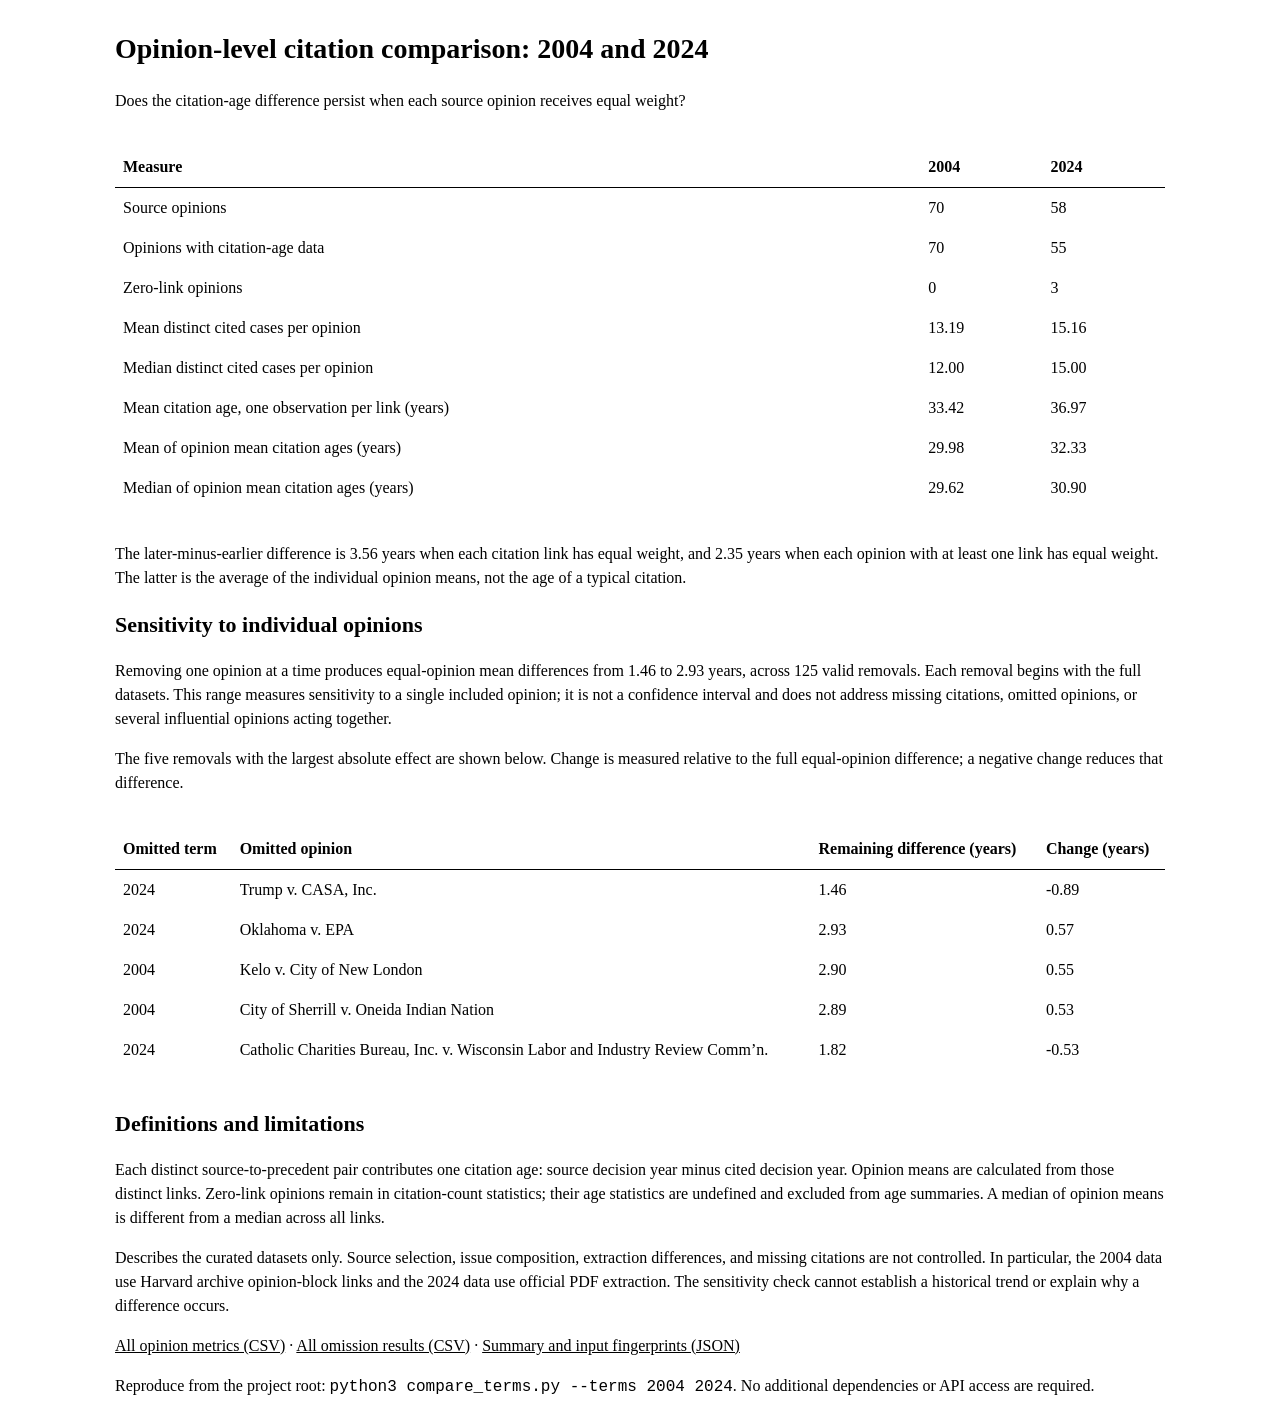
<file: reports/opinion_comparison.html>
<!doctype html>
<html lang="en"><head><meta charset="utf-8"><meta name="viewport" content="width=device-width, initial-scale=1">
<title>Opinion-level citation comparison</title>
<style>body{font:16px/1.5 'Times New Roman',Times,serif;color:#000;background:#fff;max-width:1050px;margin:28px auto;padding:0 18px}h1{font-size:28px}h2{font-size:22px}a{color:#000}table{border-collapse:collapse;width:100%;margin:18px 0}th,td{padding:8px;text-align:left;vertical-align:top}thead th{border-bottom:1px solid #000}tbody th{font-weight:normal}.table{overflow:auto}</style></head><body>
<h1>Opinion-level citation comparison: 2004 and 2024</h1>
<p>Does the citation-age difference persist when each source opinion receives equal weight?</p>
<div class="table"><table><thead><tr><th>Measure</th><th>2004</th><th>2024</th></tr></thead><tbody><tr><th scope='row'>Source opinions</th><td>70</td><td>58</td></tr><tr><th scope='row'>Opinions with citation-age data</th><td>70</td><td>55</td></tr><tr><th scope='row'>Zero-link opinions</th><td>0</td><td>3</td></tr><tr><th scope='row'>Mean distinct cited cases per opinion</th><td>13.19</td><td>15.16</td></tr><tr><th scope='row'>Median distinct cited cases per opinion</th><td>12.00</td><td>15.00</td></tr><tr><th scope='row'>Mean citation age, one observation per link (years)</th><td>33.42</td><td>36.97</td></tr><tr><th scope='row'>Mean of opinion mean citation ages (years)</th><td>29.98</td><td>32.33</td></tr><tr><th scope='row'>Median of opinion mean citation ages (years)</th><td>29.62</td><td>30.90</td></tr></tbody></table></div>
<p>The later-minus-earlier difference is 3.56 years when each citation link has equal weight, and 2.35 years when each opinion with at least one link has equal weight. The latter is the average of the individual opinion means, not the age of a typical citation.</p>
<h2>Sensitivity to individual opinions</h2>
<p>Removing one opinion at a time produces equal-opinion mean differences from 1.46 to 2.93 years, across 125 valid removals. Each removal begins with the full datasets. This range measures sensitivity to a single included opinion; it is not a confidence interval and does not address missing citations, omitted opinions, or several influential opinions acting together.</p>
<p>The five removals with the largest absolute effect are shown below. Change is measured relative to the full equal-opinion difference; a negative change reduces that difference.</p>
<div class="table"><table><thead><tr><th>Omitted term</th><th>Omitted opinion</th><th>Remaining difference (years)</th><th>Change (years)</th></tr></thead><tbody><tr><td>2024</td><td>Trump v. CASA, Inc.</td><td>1.46</td><td>-0.89</td></tr><tr><td>2024</td><td>Oklahoma v. EPA</td><td>2.93</td><td>0.57</td></tr><tr><td>2004</td><td>Kelo v. City of New London</td><td>2.90</td><td>0.55</td></tr><tr><td>2004</td><td>City of Sherrill v. Oneida Indian Nation</td><td>2.89</td><td>0.53</td></tr><tr><td>2024</td><td>Catholic Charities Bureau, Inc. v. Wisconsin Labor and Industry Review Comm’n.</td><td>1.82</td><td>-0.53</td></tr></tbody></table></div>
<h2>Definitions and limitations</h2>
<p>Each distinct source-to-precedent pair contributes one citation age: source decision year minus cited decision year. Opinion means are calculated from those distinct links. Zero-link opinions remain in citation-count statistics; their age statistics are undefined and excluded from age summaries. A median of opinion means is different from a median across all links.</p>
<p>Describes the curated datasets only. Source selection, issue composition, extraction differences, and missing citations are not controlled. In particular, the 2004 data use Harvard archive opinion-block links and the 2024 data use official PDF extraction. The sensitivity check cannot establish a historical trend or explain why a difference occurs.</p>
<p><a href="opinion_metrics.csv">All opinion metrics (CSV)</a> · <a href="opinion_omission_effects.csv">All omission results (CSV)</a> · <a href="opinion_comparison.json">Summary and input fingerprints (JSON)</a></p>
<p>Reproduce from the project root: <code>python3 compare_terms.py --terms 2004 2024</code>. No additional dependencies or API access are required.</p>
</body></html>
</file>
